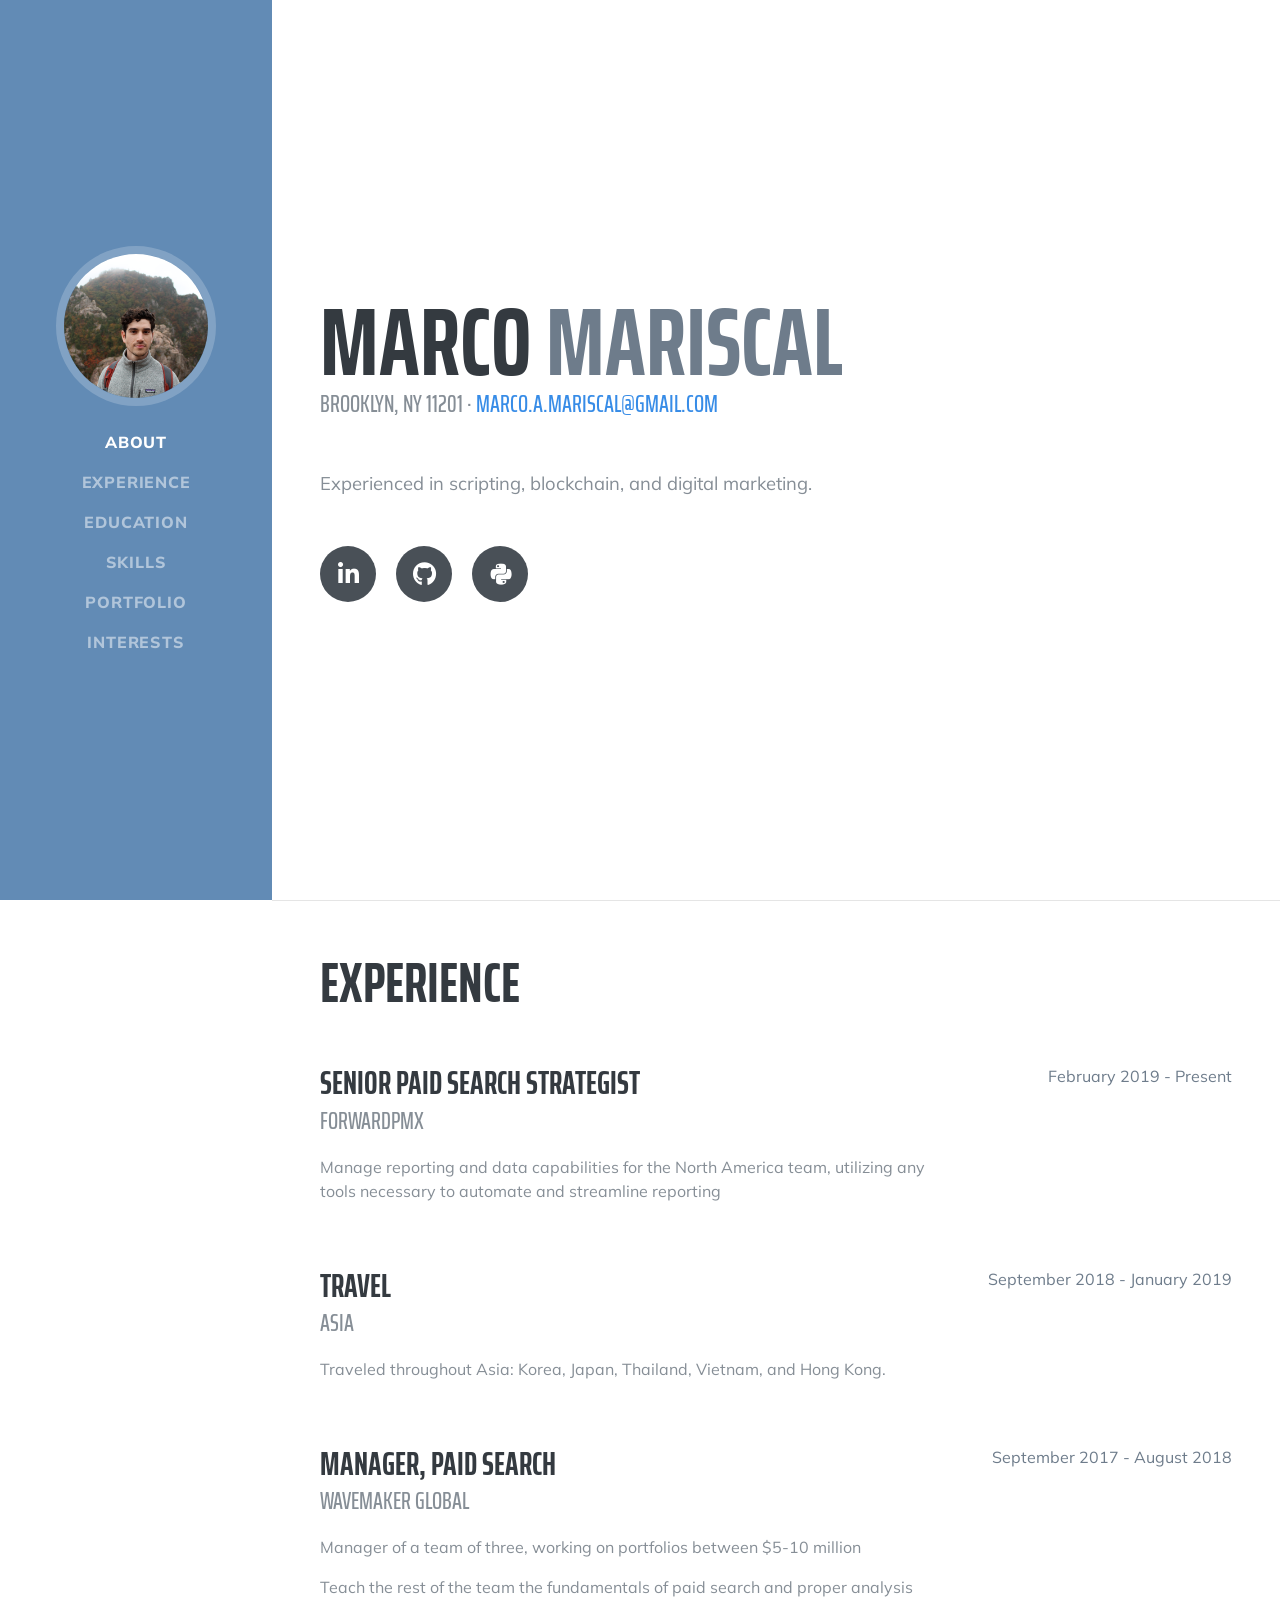
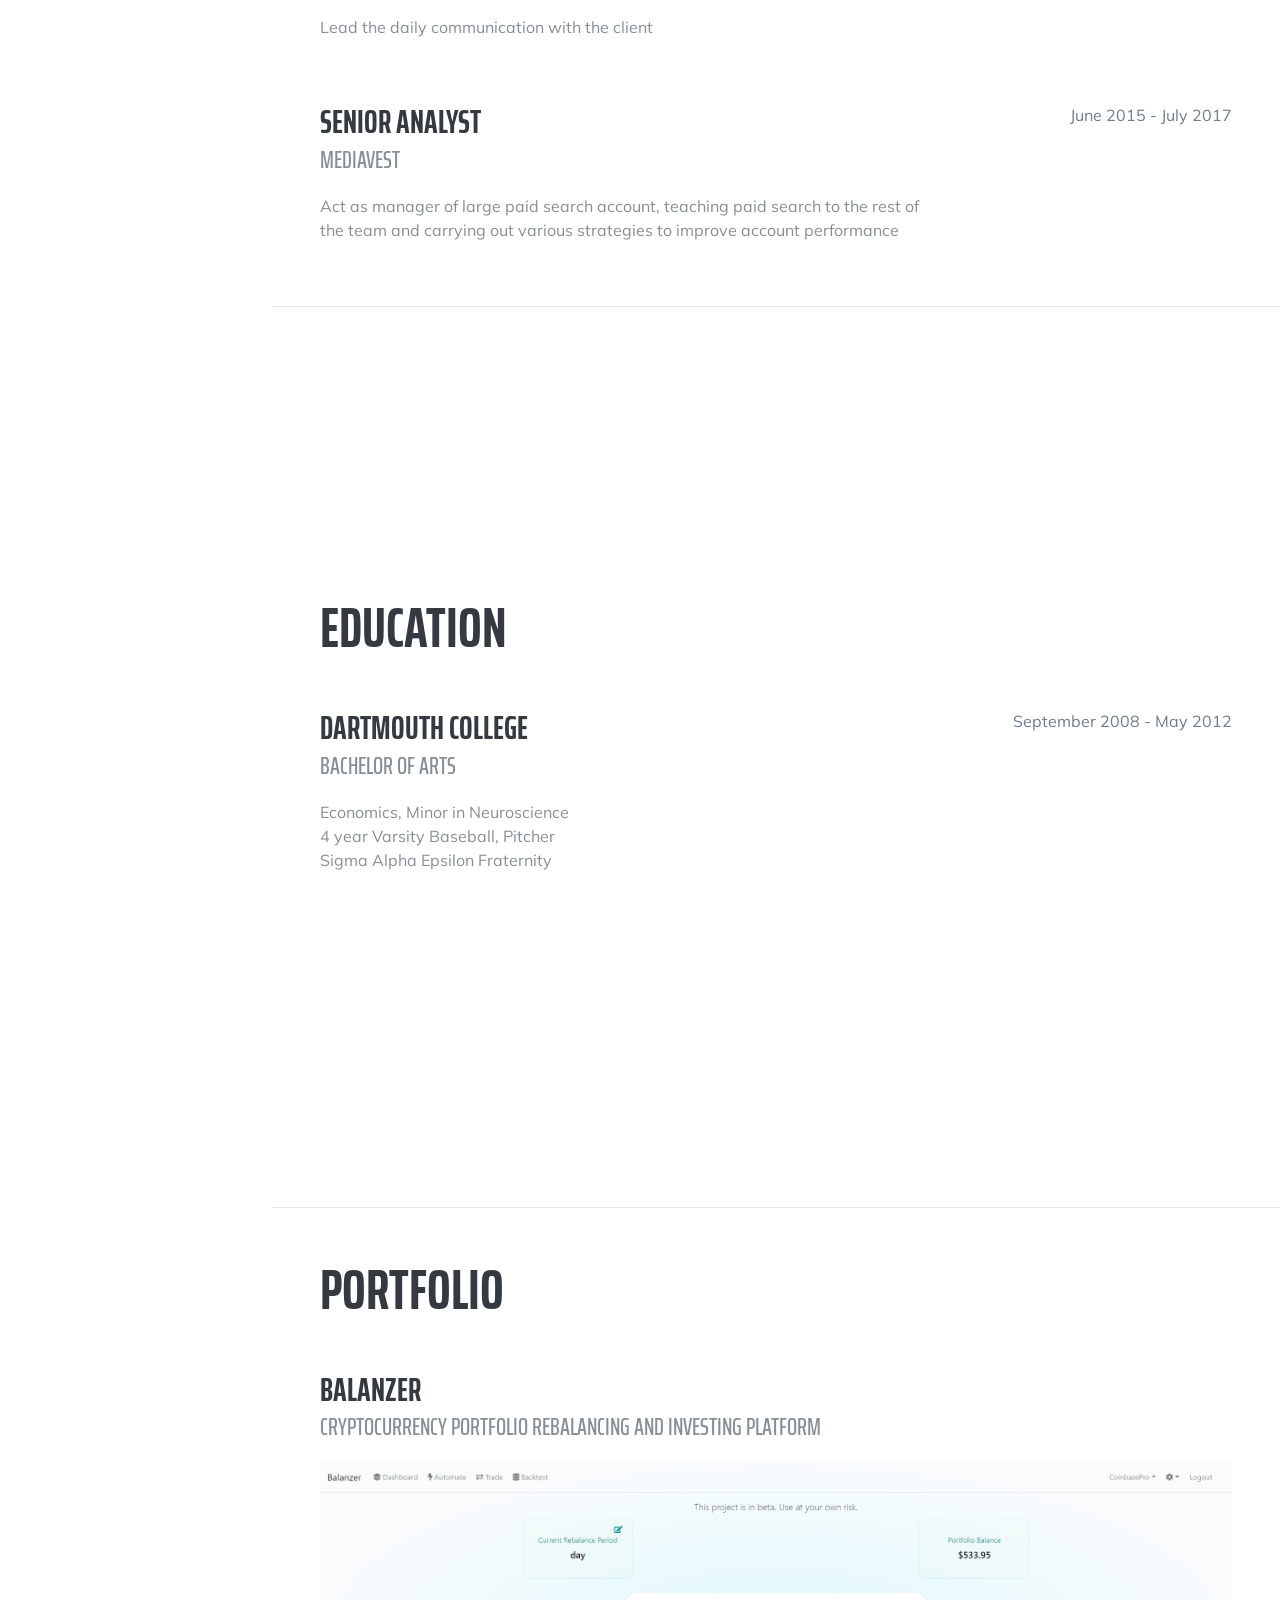
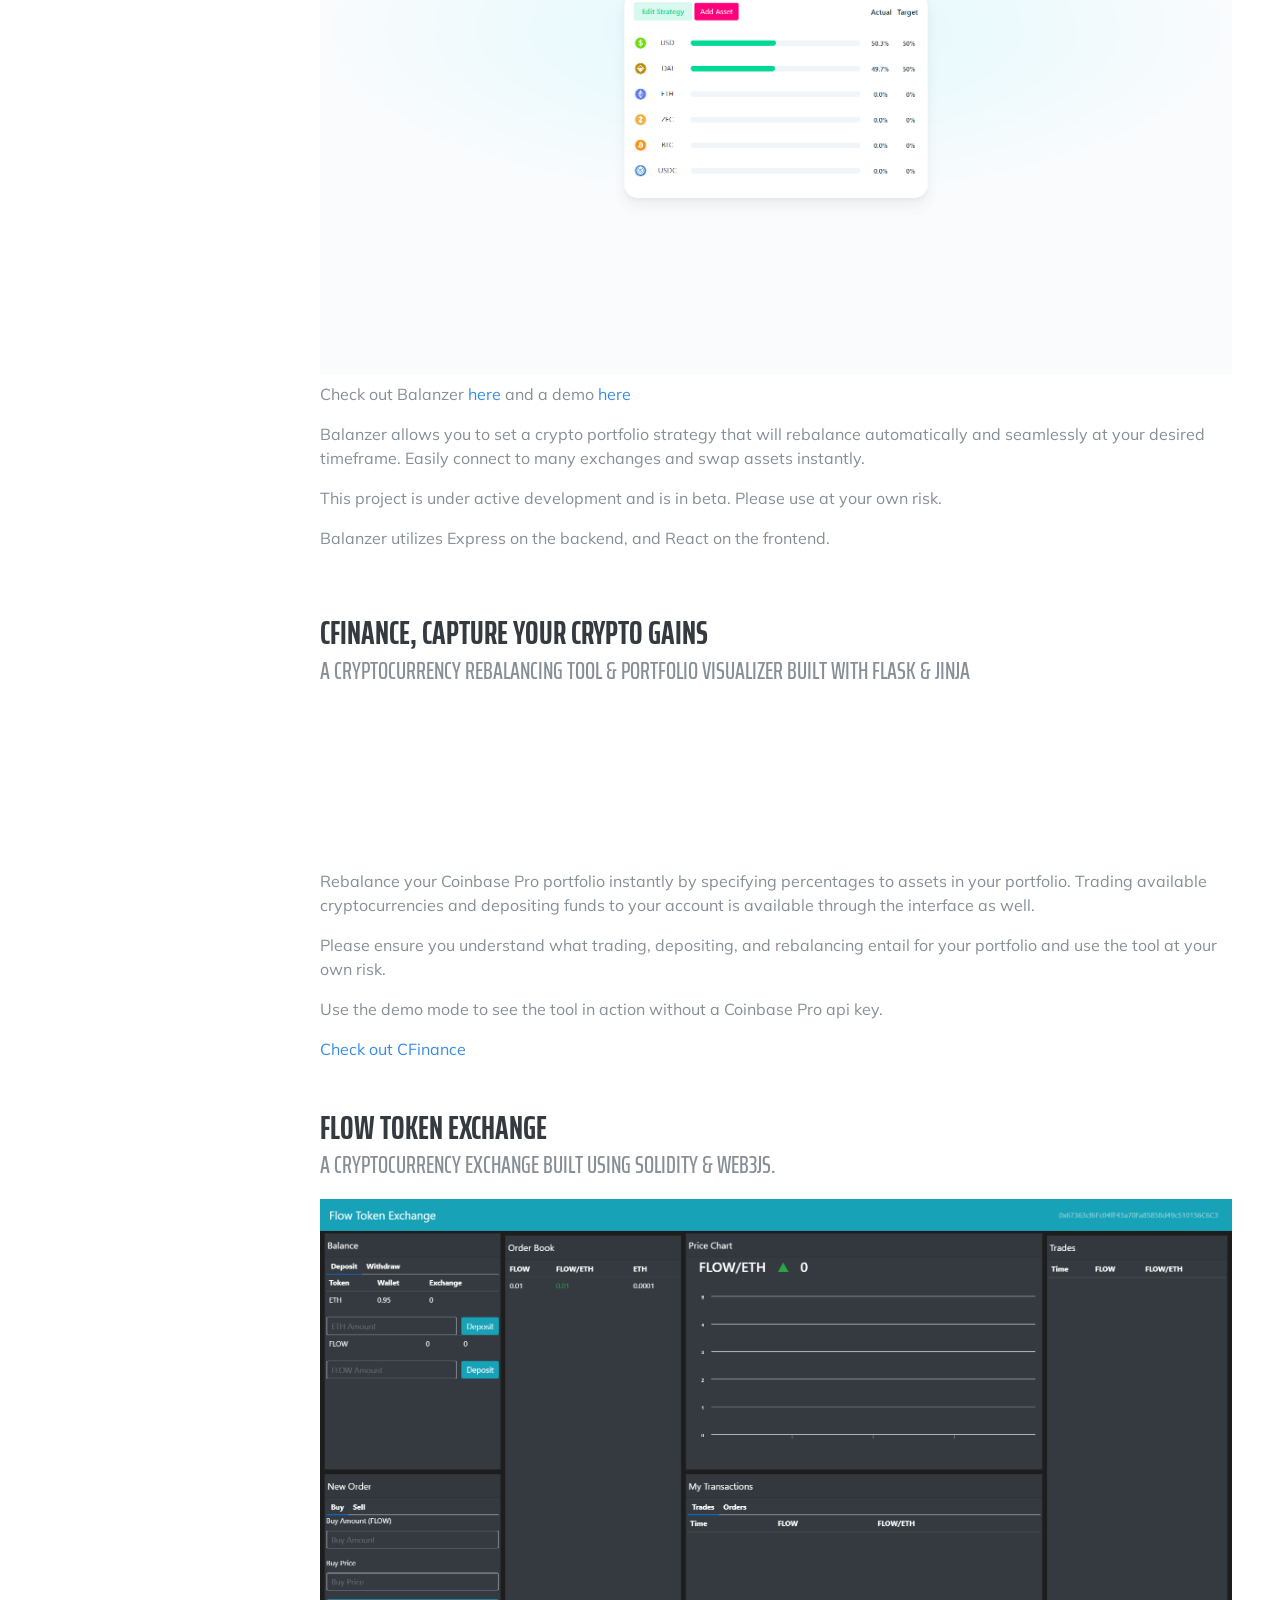
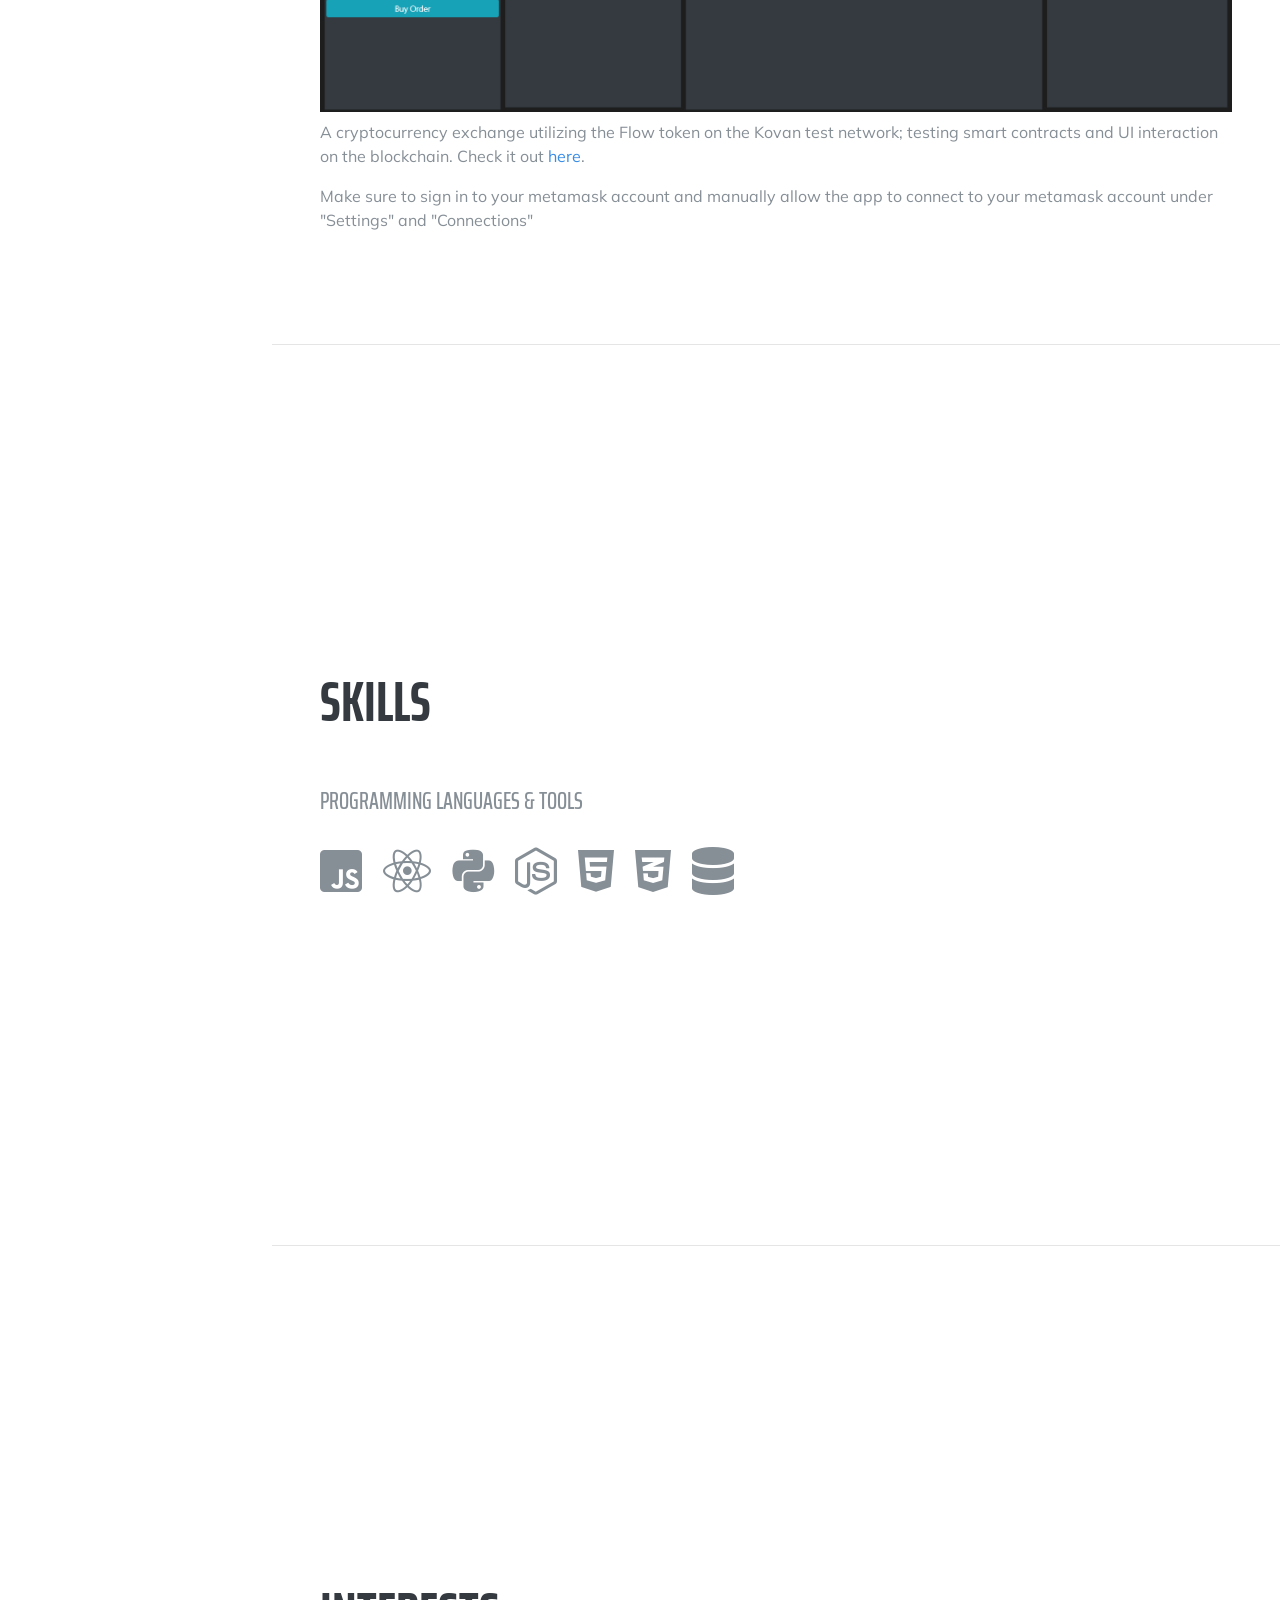
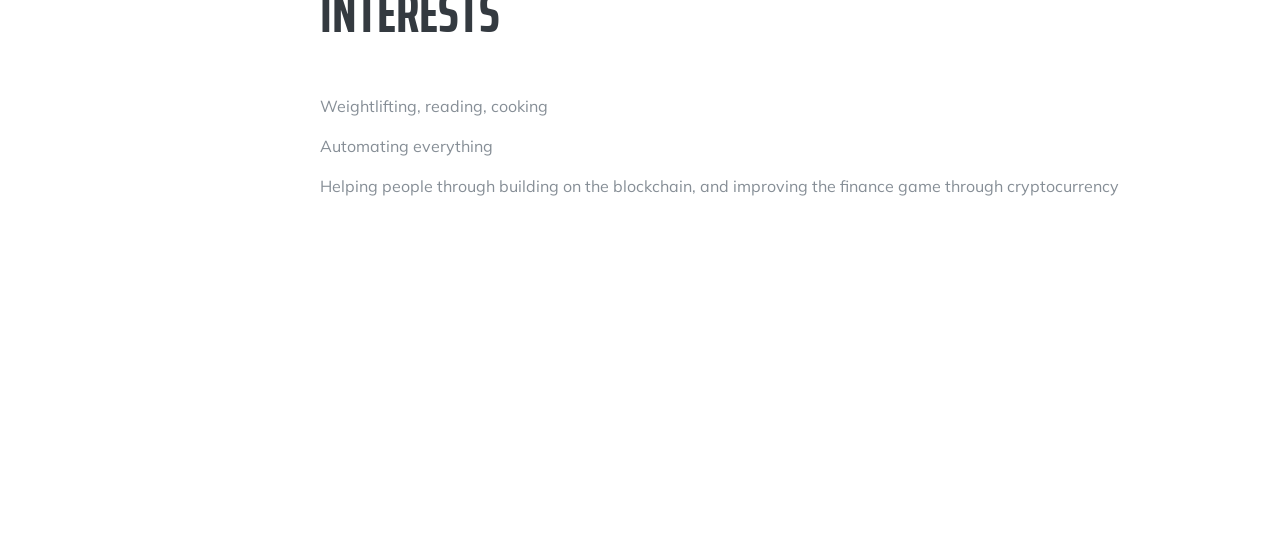
<file: index.html>
<!DOCTYPE html>
<html lang="en">

<head>

  <meta charset="utf-8">
  <meta name="viewport" content="width=device-width, initial-scale=1, shrink-to-fit=no">
  <meta name="description" content="">
  <meta name="author" content="">

  <title>Marco Resume</title>

  <!-- Bootstrap core CSS -->
  <link href="vendor/bootstrap/css/bootstrap.min.css" rel="stylesheet">

  <!-- Custom fonts for this template -->
  <link href="https://fonts.googleapis.com/css?family=Saira+Extra+Condensed:500,700" rel="stylesheet">
  <link href="https://fonts.googleapis.com/css?family=Muli:400,400i,800,800i" rel="stylesheet">
  <link href="vendor/fontawesome-free/css/all.min.css" rel="stylesheet">

  <!-- Custom styles for this template -->
  <link href="css/resume.css" rel="stylesheet">

</head>

<body id="page-top">

  <nav class="navbar navbar-expand-lg navbar-dark bg-primary fixed-top" id="sideNav">
    <a class="navbar-brand js-scroll-trigger" href="#page-top">
      <span class="d-block d-lg-none">Marco Mariscal</span>
      <span class="d-none d-lg-block">
        <img class="img-fluid img-profile rounded-circle mx-auto mb-2" src="img/profile.png" alt="">
      </span>
    </a>
    <button class="navbar-toggler" type="button" data-toggle="collapse" data-target="#navbarSupportedContent" aria-controls="navbarSupportedContent" aria-expanded="false" aria-label="Toggle navigation">
      <span class="navbar-toggler-icon"></span>
    </button>
    <div class="collapse navbar-collapse" id="navbarSupportedContent">
      <ul class="navbar-nav">
        <li class="nav-item">
          <a class="nav-link js-scroll-trigger" href="#about">About</a>
        </li>
        <li class="nav-item">
          <a class="nav-link js-scroll-trigger" href="#experience">Experience</a>
        </li>
        <li class="nav-item">
          <a class="nav-link js-scroll-trigger" href="#education">Education</a>
        </li>
        <li class="nav-item">
          <a class="nav-link js-scroll-trigger" href="#skills">Skills</a>
        </li>
        <li class="nav-item">
          <a class="nav-link js-scroll-trigger" href="#portfolio">Portfolio</a>
        </li>
        <li class="nav-item">
          <a class="nav-link js-scroll-trigger" href="#interests">Interests</a>
        </li>
        <!-- <li class="nav-item">
          <a class="nav-link js-scroll-trigger" href="#awards">Awards</a>
        </li> -->
      </ul>
    </div>
  </nav>

  <div class="container-fluid p-0">

    <section class="resume-section p-3 p-lg-5 d-flex align-items-center" id="about">
      <div class="w-100">
        <h1 class="mb-0">Marco
          <span class="text-primary">Mariscal</span>
        </h1>
        <div class="subheading mb-5">Brooklyn, NY 11201 · 
          <a href="mailto:marco.a.mariscal@gmail.com">marco.a.mariscal@gmail.com</a>
        </div>
        <p class="lead mb-5">Experienced in scripting, blockchain, and digital marketing.</p>
        <div class="social-icons">
          <a href="https://www.linkedin.com/in/marcomariscal">
            <i class="fab fa-linkedin-in"></i>
          </a>
          <a href="https://github.com/marcomariscal">
            <i class="fab fa-github"></i>
          </a>
          <a href="https://app.pluralsight.com/profile/marco-mariscal">
            <i class="fab fa-python"></i>
          </a>
        </div>
      </div>
    </section>

    <hr class="m-0">

    <section class="resume-section p-3 p-lg-5 d-flex justify-content-center" id="experience">
      <div class="w-100">
        <h2 class="mb-5">Experience</h2>

        <div class="resume-item d-flex flex-column flex-md-row justify-content-between mb-5">
          <div class="resume-content">
            <h3 class="mb-0">Senior Paid Search Strategist</h3>
            <div class="subheading mb-3">ForwardPMX</div>
            <p>Manage reporting and data capabilities for the North America team,
            utilizing any tools necessary to automate and streamline reporting</p>
          </div>
          <div class="resume-date text-md-right">
            <span class="text-primary">February 2019 - Present</span>
          </div>
        </div>

        <div class="resume-item d-flex flex-column flex-md-row justify-content-between mb-5">
          <div class="resume-content">
            <h3 class="mb-0">Travel</h3>
            <div class="subheading mb-3">Asia</div>
            <p>Traveled throughout Asia: Korea, Japan, Thailand, Vietnam, and Hong Kong.</p>
          </div>
          <div class="resume-date text-md-right">
            <span class="text-primary">September 2018 - January 2019</span>
          </div>
        </div>

        <div class="resume-item d-flex flex-column flex-md-row justify-content-between mb-5">
          <div class="resume-content">
            <h3 class="mb-0">Manager, Paid Search</h3>
            <div class="subheading mb-3">Wavemaker Global</div>
            <p>Manager of a team of three, working on portfolios between $5-10 million</p>
            <p>Teach the rest of the team the fundamentals of paid search and
            proper analysis</p>
            <p>Lead the daily communication with the client</p>
          </div>
          <div class="resume-date text-md-right">
            <span class="text-primary">September 2017 - August 2018</span>
          </div>
        </div>

        <div class="resume-item d-flex flex-column flex-md-row justify-content-between">
          <div class="resume-content">
            <h3 class="mb-0">Senior Analyst</h3>
            <div class="subheading mb-3">Mediavest</div>
            <p>Act as manager of large paid search account, teaching paid search
            to the rest of the team and carrying out various strategies to improve account performance</p>
          </div>
          <div class="resume-date text-md-right">
            <span class="text-primary">June 2015 - July 2017</span>
          </div>
        </div>
      </div>
    </section>

    <hr class="m-0">

    <section class="resume-section p-3 p-lg-5 d-flex align-items-center" id="education">
      <div class="w-100">
        <h2 class="mb-5">Education</h2>

        <div class="resume-item d-flex flex-column flex-md-row justify-content-between mb-5">
          <div class="resume-content">
            <h3 class="mb-0">Dartmouth College</h3>
            <div class="subheading mb-3">Bachelor of Arts</div>
            <div>Economics, Minor in Neuroscience</div>
            <div>4 year Varsity Baseball, Pitcher</div>
            <div>Sigma Alpha Epsilon Fraternity</div>
          </div>
          <div class="resume-date text-md-right">
            <span class="text-primary">September 2008 - May 2012</span>
          </div>
        </div>
      </div>
    </section>

    <hr class="m-0">


    <section class="resume-section p-3 p-lg-5 d-flex align-items-center" id="portfolio">
      <div class="w-100">
        <h2 class="mb-5">Portfolio</h2>
        <div class="resume-item d-flex flex-column flex-md-row justify-content-between mb-5">
          <div class="resume-content">
            <h3 class="mb-0">Balanzer</h3>
            <div class="subheading mb-3">Cryptocurrency Portfolio Rebalancing and Investing Platform</div>
            <img class="img-fluid mx-auto mb-2" src="img/balanzer.png" alt="Balanzer">
            <p>Check out Balanzer <a href="https://www.balanzer.finance/">here</a> and a demo <a href="https://youtu.be/Z8wTEMfresI">here</a></p>
            <p>Balanzer allows you to set a crypto portfolio strategy that will rebalance automatically and seamlessly at your desired timeframe. Easily connect to many exchanges and swap assets instantly.</p>
            <p>This project is under active development and is in beta. Please use at your own risk.</p>
            <p>Balanzer utilizes Express on the backend, and React on the frontend.</p>
          </div>
        </div>
        <div class="resume-item d-flex flex-column flex-md-row justify-content-between mb-5">
          <div class="resume-content">
            <h3 class="mb-0">CFinance, Capture Your Crypto Gains</h3>
            <div class="subheading mb-3">A Cryptocurrency Rebalancing Tool & Portfolio Visualizer Built With Flask & Jinja</div>
            <video type="video/mp4"class="img-fluid mx-auto mb-2" autoplay loop>
              <source src="img/cfinance.mp4" type="video/mp4">
            </video> 
            <p>Rebalance your Coinbase Pro portfolio instantly by specifying percentages to assets in your portfolio. Trading available cryptocurrencies and depositing
               funds to your account is available through the interface as well.</p>
            <p>Please ensure you understand what trading, depositing, and rebalancing entail for your portfolio and use the tool at your own risk.</p>
            <p>Use the demo mode to see the tool in action without a Coinbase Pro api key.</p>
            <a href="http://c-finance.herokuapp.com/">Check out CFinance</a>
          </div>
        </div>
        <div class="resume-item d-flex flex-column flex-md-row justify-content-between mb-5">
          <div class="resume-content">
            <h3 class="mb-0">Flow Token Exchange</h3>
            <div class="subheading mb-3">A Cryptocurrency Exchange Built Using Solidity & Web3js.</div>
            <img class="img-fluid mx-auto mb-2" src="img/portfolio3.png" alt="Flow Token Exchange">
            <p>A cryptocurrency exchange utilizing the Flow token on the Kovan
                test network; testing smart contracts and UI interaction on the blockchain. Check it out <a href="https://flow-token-exchange.herokuapp.com/">here</a>.</p>
            <p>Make sure to sign in to your metamask account and manually
            allow the app to connect to your metamask account under "Settings"
            and "Connections"</p>
          </div>
        </div>
      </div>
    </section>

    <hr class="m-0">

    <section class="resume-section p-3 p-lg-5 d-flex align-items-center" id="skills">
      <div class="w-100">
        <h2 class="mb-5">Skills</h2>
        <div class="subheading mb-3">Programming Languages &amp; Tools</div>
        <ul class="list-inline dev-icons">
          <li class="list-inline-item">
            <i class="fab fa-js-square"></i>
          </li>
          <li class="list-inline-item">
            <i class="fab fa-react"></i>
          </li>
          <li class="list-inline-item">
            <i class="fab fa-python"></i>
          </li>
          <li class="list-inline-item">
            <i class="fab fa-node-js"></i>
          </li>
          <li class="list-inline-item">
            <i class="fab fa-html5"></i>
          </li>
          <li class="list-inline-item">
            <i class="fab fa-css3-alt"></i>
          </li>
          <li class="list-inline-item">
            <i class="fas fa-database"></i>
          </li>
        </ul>
        <!-- <div class="subheading mb-3">Workflow</div>
        <ul class="fa-ul mb-0">
          <li>
            <i class="fa-li fa fa-check"></i>
            Mobile-First, Responsive Design</li>
          <li>
            <i class="fa-li fa fa-check"></i>
            Cross Browser Testing &amp; Debugging</li>
          <li>
            <i class="fa-li fa fa-check"></i>
            Cross Functional Teams</li>
          <li>
            <i class="fa-li fa fa-check"></i>
            Agile Development &amp; Scrum</li>
        </ul>
      </div> -->
    </section>

    <hr class="m-0">

    <section class="resume-section p-3 p-lg-5 d-flex align-items-center" id="interests">
      <div class="w-100">
        <h2 class="mb-5">Interests</h2>
        <p>Weightlifting, reading, cooking</p>
        <p>Automating everything</p>
        <p>Helping people through building on the blockchain, and improving the
        finance game through cryptocurrency</p>
      </div>
    </section>

<!--     <hr class="m-0"> -->

  <!--   <section class="resume-section p-3 p-lg-5 d-flex align-items-center" id="awards">
      <div class="w-100">
        <h2 class="mb-5">Awards &amp; Certifications</h2>
        <ul class="fa-ul mb-0">
          <li>
            <i class="fa-li fa fa-trophy text-warning"></i>
            ...</li>
          <li>
            <i class="fa-li fa fa-trophy text-warning"></i>
            ...</li>
          <li>
            <i class="fa-li fa fa-trophy text-warning"></i>
            1<sup>st</sup>
            ...</li>
          <li>
            <i class="fa-li fa fa-trophy text-warning"></i>
            1<sup>st</sup>
            ...</li>
          <li>
            <i class="fa-li fa fa-trophy text-warning"></i>
            2<sup>nd</sup>
            ...</li>
          <li>
            <i class="fa-li fa fa-trophy text-warning"></i>
            1<sup>st</sup>
            ...</li>
          <li>
            <i class="fa-li fa fa-trophy text-warning"></i>
            3<sup>rd</sup>
            ...</li>
        </ul>
      </div>
    </section> -->

  </div>

  <!-- Bootstrap core JavaScript -->
  <script src="vendor/jquery/jquery.min.js"></script>
  <script src="vendor/bootstrap/js/bootstrap.bundle.min.js"></script>

  <!-- Plugin JavaScript -->
  <script src="vendor/jquery-easing/jquery.easing.min.js"></script>

  <!-- Custom scripts for this template -->
  <script src="js/resume.js"></script>

</body>
</html>
</file>
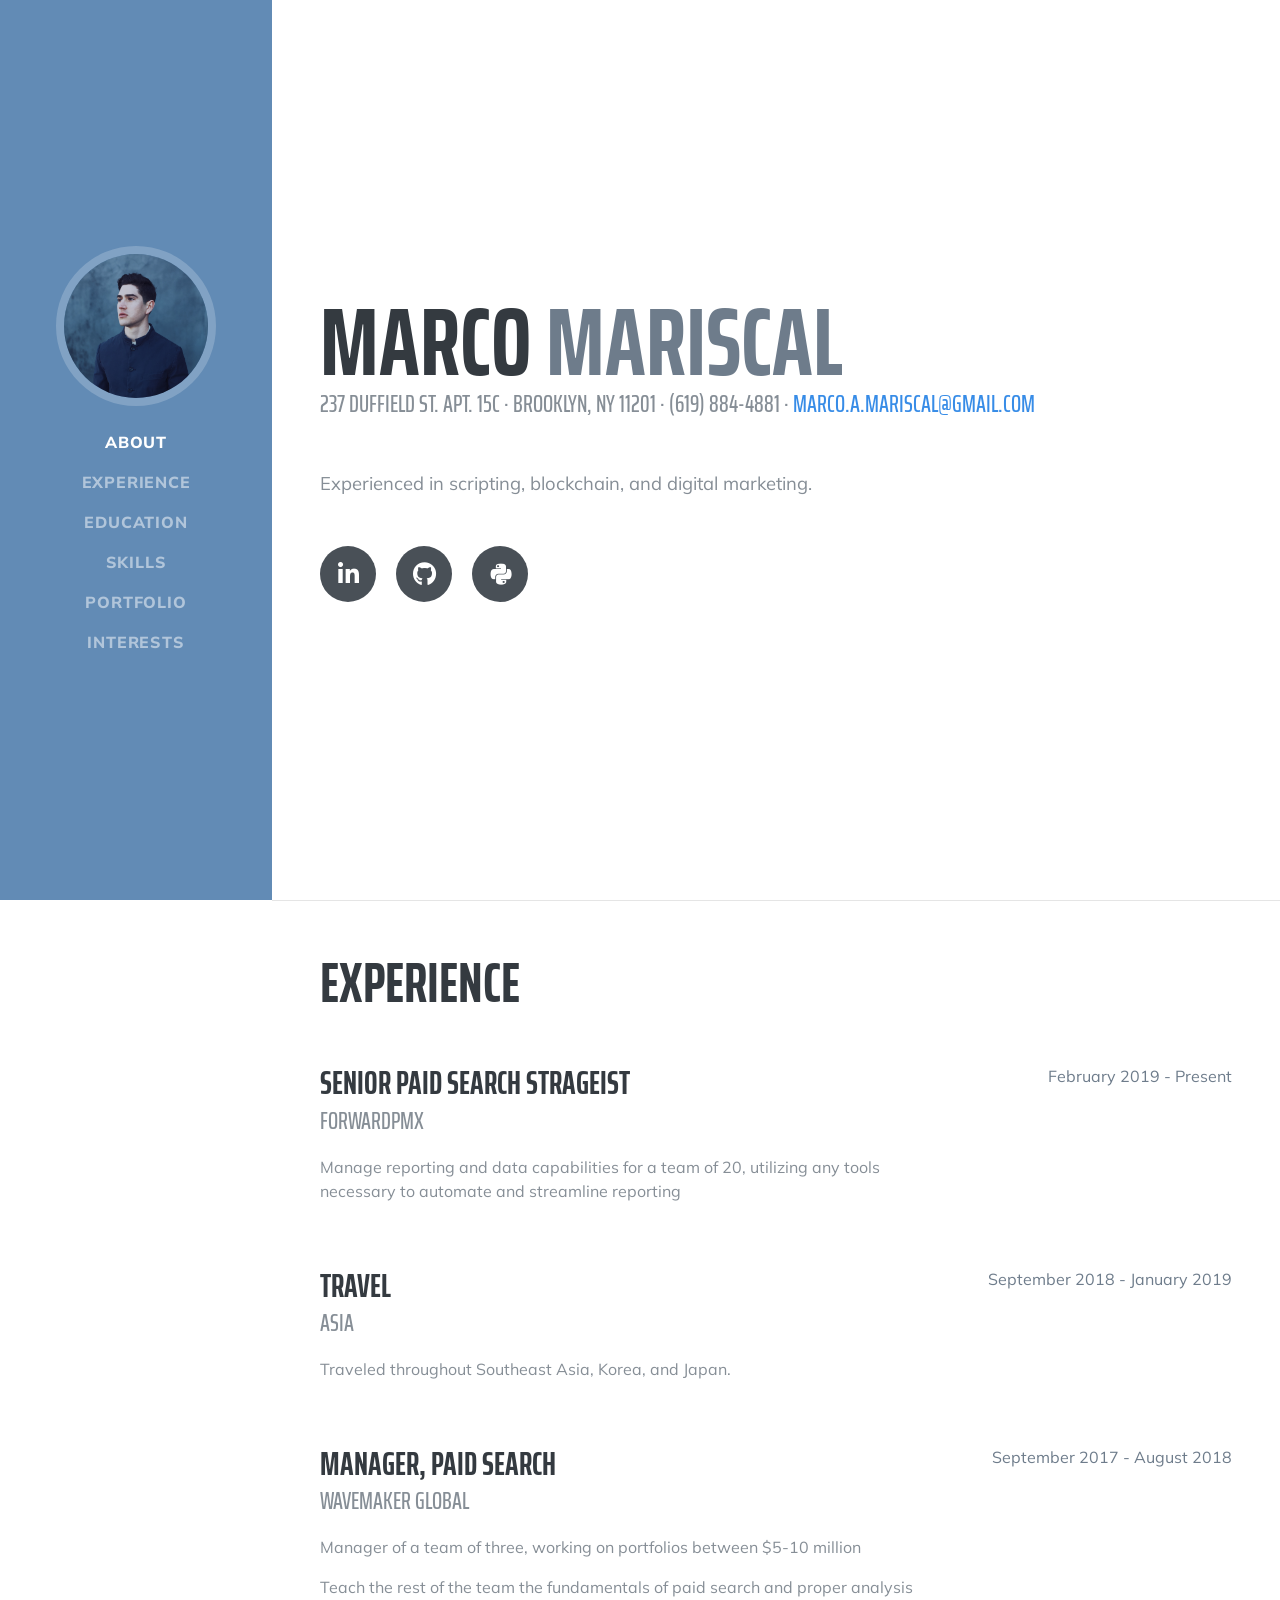
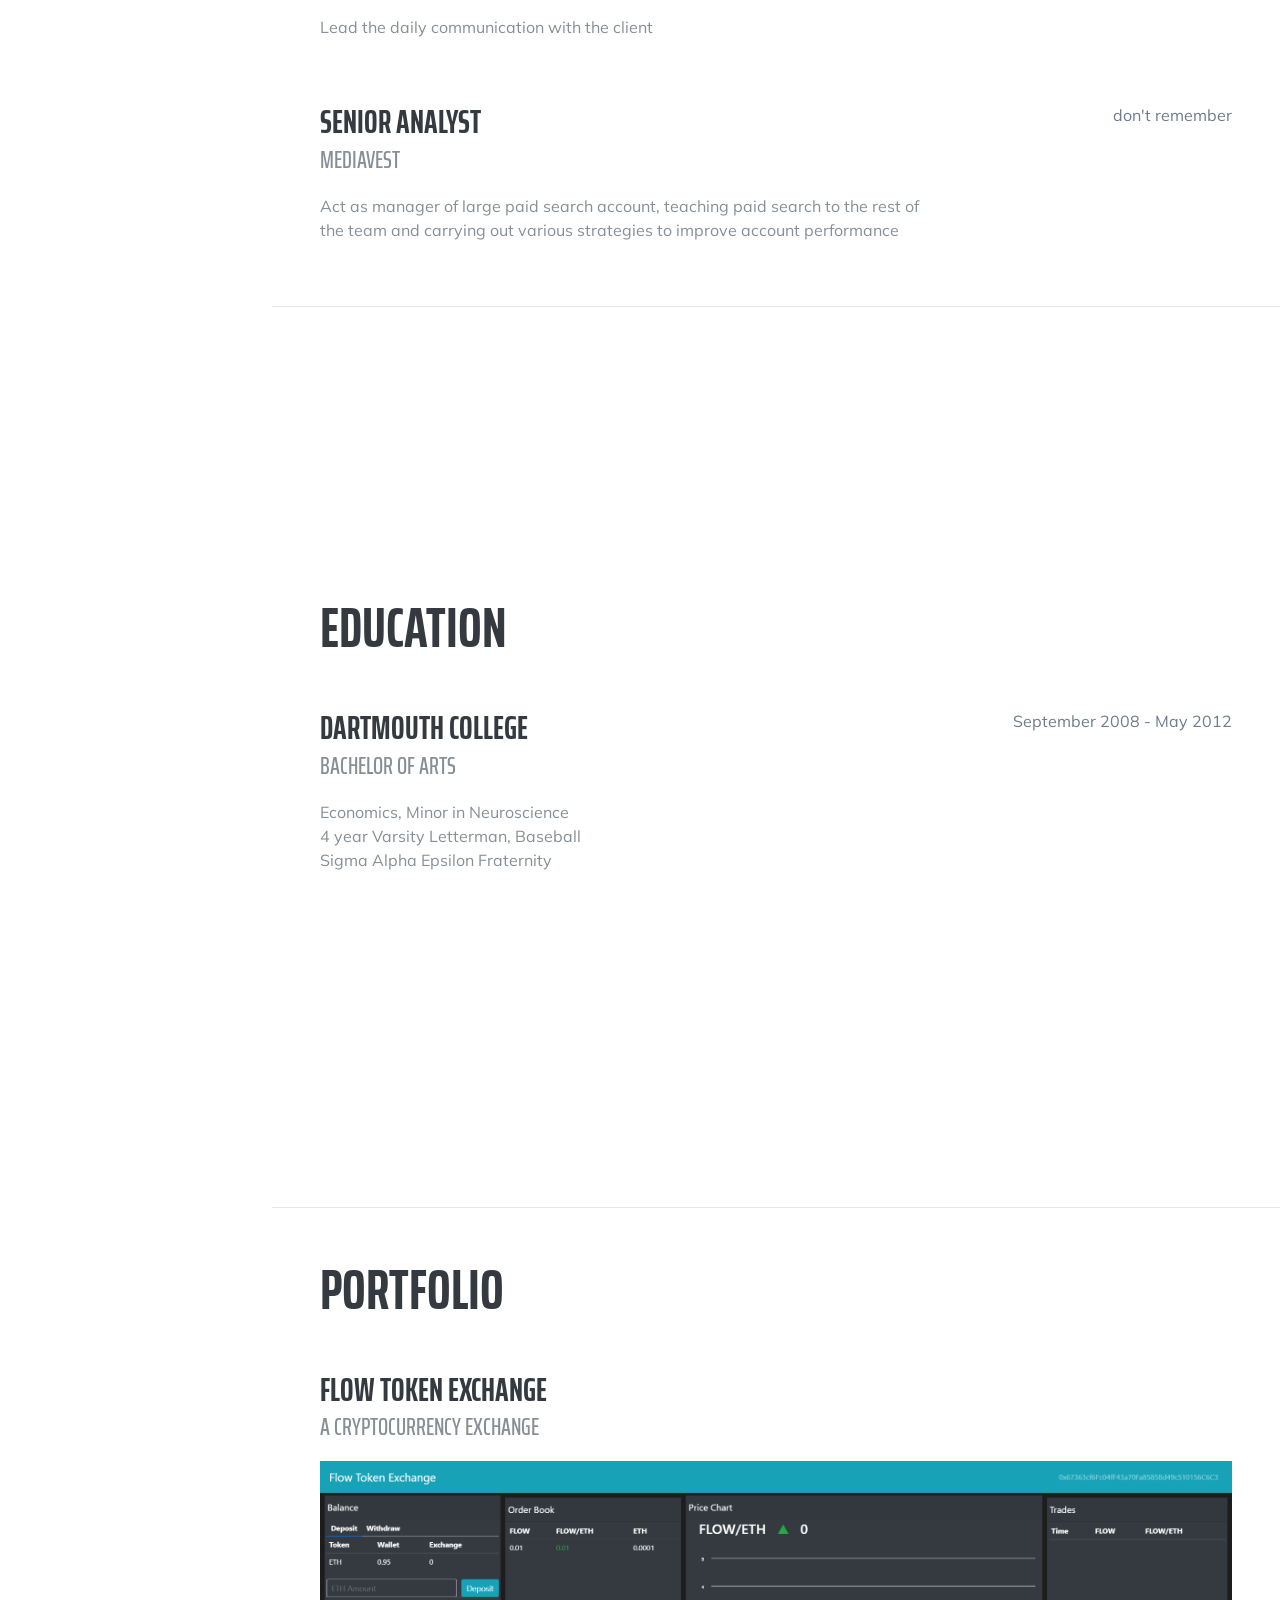
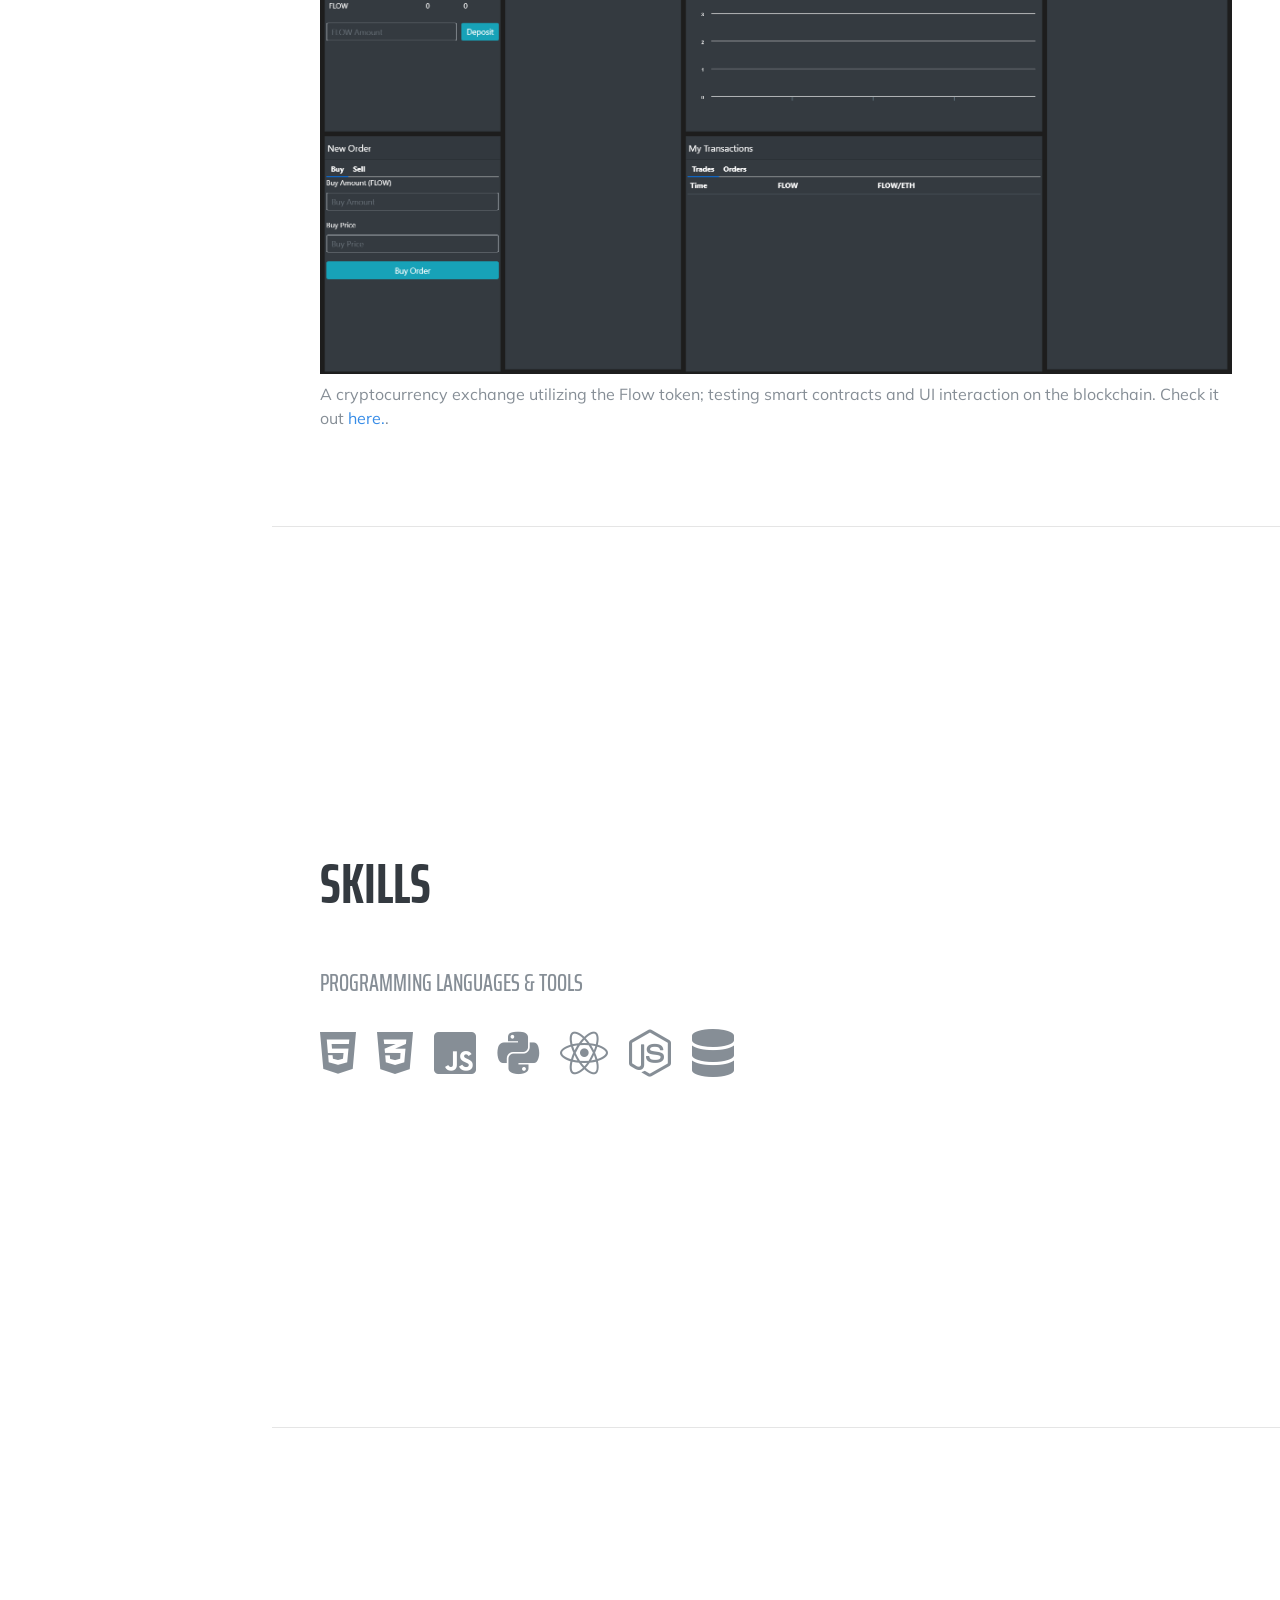
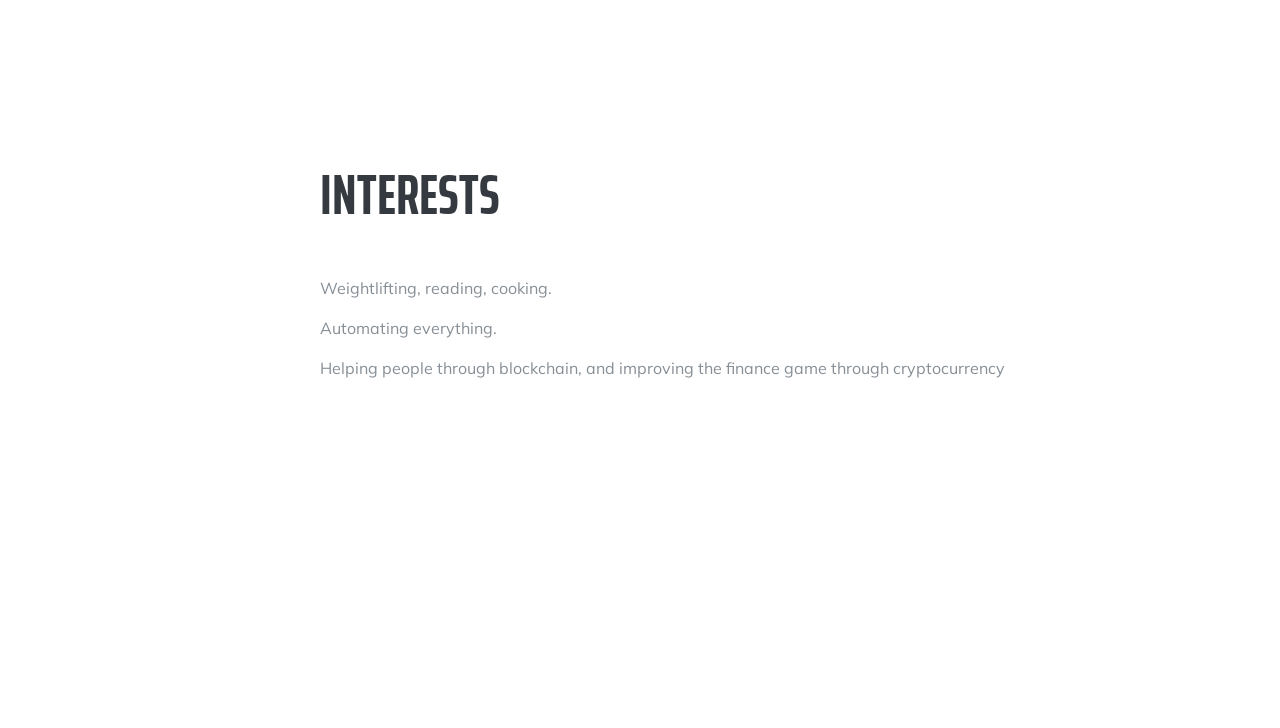
<file: Resume.html>
<!DOCTYPE html>
<html lang="en">

<head>

  <meta charset="utf-8">
  <meta name="viewport" content="width=device-width, initial-scale=1, shrink-to-fit=no">
  <meta name="description" content="">
  <meta name="author" content="">

  <title>Marco Resume</title>

  <!-- Bootstrap core CSS -->
  <link href="vendor/bootstrap/css/bootstrap.min.css" rel="stylesheet">

  <!-- Custom fonts for this template -->
  <link href="https://fonts.googleapis.com/css?family=Saira+Extra+Condensed:500,700" rel="stylesheet">
  <link href="https://fonts.googleapis.com/css?family=Muli:400,400i,800,800i" rel="stylesheet">
  <link href="vendor/fontawesome-free/css/all.min.css" rel="stylesheet">

  <!-- Custom styles for this template -->
  <link href="css/resume.css" rel="stylesheet">

</head>

<body id="page-top">

  <nav class="navbar navbar-expand-lg navbar-dark bg-primary fixed-top" id="sideNav">
    <a class="navbar-brand js-scroll-trigger" href="#page-top">
      <span class="d-block d-lg-none">Marco Mariscal</span>
      <span class="d-none d-lg-block">
        <img class="img-fluid img-profile rounded-circle mx-auto mb-2" src="img/profile.jpeg" alt="">
      </span>
    </a>
    <button class="navbar-toggler" type="button" data-toggle="collapse" data-target="#navbarSupportedContent" aria-controls="navbarSupportedContent" aria-expanded="false" aria-label="Toggle navigation">
      <span class="navbar-toggler-icon"></span>
    </button>
    <div class="collapse navbar-collapse" id="navbarSupportedContent">
      <ul class="navbar-nav">
        <li class="nav-item">
          <a class="nav-link js-scroll-trigger" href="#about">About</a>
        </li>
        <li class="nav-item">
          <a class="nav-link js-scroll-trigger" href="#experience">Experience</a>
        </li>
        <li class="nav-item">
          <a class="nav-link js-scroll-trigger" href="#education">Education</a>
        </li>
        <li class="nav-item">
          <a class="nav-link js-scroll-trigger" href="#skills">Skills</a>
        </li>
        <li class="nav-item">
          <a class="nav-link js-scroll-trigger" href="#portfolio">Portfolio</a>
        </li>
        <li class="nav-item">
          <a class="nav-link js-scroll-trigger" href="#interests">Interests</a>
        </li>
        <!-- <li class="nav-item">
          <a class="nav-link js-scroll-trigger" href="#awards">Awards</a>
        </li> -->
      </ul>
    </div>
  </nav>

  <div class="container-fluid p-0">

    <section class="resume-section p-3 p-lg-5 d-flex align-items-center" id="about">
      <div class="w-100">
        <h1 class="mb-0">Marco
          <span class="text-primary">Mariscal</span>
        </h1>
        <div class="subheading mb-5">237 Duffield St. Apt. 15C · Brooklyn, NY 11201 · (619) 884-4881 ·
          <a href="mailto:name@email.com">marco.a.mariscal@gmail.com</a>
        </div>
        <p class="lead mb-5">Experienced in scripting, blockchain, and digital marketing.</p>
        <div class="social-icons">
          <a href="https://www.linkedin.com/in/marcomariscal">
            <i class="fab fa-linkedin-in"></i>
          </a>
          <a href="https://github.com/marcomariscal/marco-mariscal.github.io">
            <i class="fab fa-github"></i>
          </a>
          <a href="https://www.datacamp.com/profile/marcoamariscal">
            <i class="fab fa-python"></i>
          </a>
        </div>
      </div>
    </section>

    <hr class="m-0">

    <section class="resume-section p-3 p-lg-5 d-flex justify-content-center" id="experience">
      <div class="w-100">
        <h2 class="mb-5">Experience</h2>

        <div class="resume-item d-flex flex-column flex-md-row justify-content-between mb-5">
          <div class="resume-content">
            <h3 class="mb-0">Senior Paid Search Strageist</h3>
            <div class="subheading mb-3">ForwardPMX</div>
            <p>Manage reporting and data capabilities for a team of 20,
            utilizing any tools necessary to automate and streamline reporting</p>
          </div>
          <div class="resume-date text-md-right">
            <span class="text-primary">February 2019 - Present</span>
          </div>
        </div>

        <div class="resume-item d-flex flex-column flex-md-row justify-content-between mb-5">
          <div class="resume-content">
            <h3 class="mb-0">Travel</h3>
            <div class="subheading mb-3">Asia</div>
            <p>Traveled throughout Southeast Asia, Korea, and Japan.</p>
          </div>
          <div class="resume-date text-md-right">
            <span class="text-primary">September 2018 - January 2019</span>
          </div>
        </div>

        <div class="resume-item d-flex flex-column flex-md-row justify-content-between mb-5">
          <div class="resume-content">
            <h3 class="mb-0">Manager, Paid Search</h3>
            <div class="subheading mb-3">Wavemaker Global</div>
            <p>Manager of a team of three, working on portfolios between $5-10 million</p>
            <p>Teach the rest of the team the fundamentals of paid search and
            proper analysis</p>
            <p>Lead the daily communication with the client</p>
          </div>
          <div class="resume-date text-md-right">
            <span class="text-primary">September 2017 - August 2018</span>
          </div>
        </div>

        <div class="resume-item d-flex flex-column flex-md-row justify-content-between">
          <div class="resume-content">
            <h3 class="mb-0">Senior Analyst</h3>
            <div class="subheading mb-3">Mediavest</div>
            <p>Act as manager of large paid search account, teaching paid search
            to the rest of the team and carrying out various strategies to improve account performance</p>
          </div>
          <div class="resume-date text-md-right">
            <span class="text-primary">don't remember</span>
          </div>
        </div>

      </div>

    </section>

    <hr class="m-0">

    <section class="resume-section p-3 p-lg-5 d-flex align-items-center" id="education">
      <div class="w-100">
        <h2 class="mb-5">Education</h2>

        <div class="resume-item d-flex flex-column flex-md-row justify-content-between mb-5">
          <div class="resume-content">
            <h3 class="mb-0">Dartmouth College</h3>
            <div class="subheading mb-3">Bachelor of Arts</div>
            <div>Economics, Minor in Neuroscience</div>
            <div>4 year Varsity Letterman, Baseball</div>
            <div>Sigma Alpha Epsilon Fraternity</div>
          </div>
          <div class="resume-date text-md-right">
            <span class="text-primary">September 2008 - May 2012</span>
          </div>
        </div>
      </div>
    </section>

    <hr class="m-0">


    <section class="resume-section p-3 p-lg-5 d-flex align-items-center" id="portfolio">
      <div class="w-100">
        <h2 class="mb-5">Portfolio</h2>

        <div class="resume-item d-flex flex-column flex-md-row justify-content-between mb-5">
          <div class="resume-content">
            <h3 class="mb-0">Flow Token Exchange</h3>
            <div class="subheading mb-3">A cryptocurrency exchange</div>
            <img class="img-fluid mx-auto mb-2" src="img/portfolio.png" alt="">
            <div>A cryptocurrency exchange utilizing the Flow token; testing smart contracts and UI interaction on the blockchain. Check it out <a href="https://flow-token-exchange.herokuapp.com/">here.</a>.</div>
          </div>
        </div>

        <!-- <div class="resume-item d-flex flex-column flex-md-row justify-content-between mb-5">
          <div class="resume-content">
            <h3 class="mb-0">Blockchain Project #2</h3>
            <div class="subheading mb-3">Project Tagline</div>
            <img class="img-fluid mx-auto mb-2" src="img/portfolio.jpg" alt="">
            <div>Project Description: This is the most amazing blockchain project ever. Check it out with this <a href="">link</a>.</div>
          </div>
        </div> -->

      </div>
    </section>

    <hr class="m-0">

    <section class="resume-section p-3 p-lg-5 d-flex align-items-center" id="skills">
      <div class="w-100">
        <h2 class="mb-5">Skills</h2>

        <div class="subheading mb-3">Programming Languages &amp; Tools</div>
        <ul class="list-inline dev-icons">
          <li class="list-inline-item">
            <i class="fab fa-html5"></i>
          </li>
          <li class="list-inline-item">
            <i class="fab fa-css3-alt"></i>
          </li>
          <li class="list-inline-item">
            <i class="fab fa-js-square"></i>
          </li>
          <li class="list-inline-item">
            <i class="fab fa-python"></i>
          </li>
          <li class="list-inline-item">
            <i class="fab fa-react"></i>
          </li>
          <li class="list-inline-item">
            <i class="fab fa-node-js"></i>
          </li>
          <li class="list-inline-item">
            <i class="fas fa-database"></i>
          </li>
        </ul>
        <!-- <div class="subheading mb-3">Workflow</div>
        <ul class="fa-ul mb-0">
          <li>
            <i class="fa-li fa fa-check"></i>
            Mobile-First, Responsive Design</li>
          <li>
            <i class="fa-li fa fa-check"></i>
            Cross Browser Testing &amp; Debugging</li>
          <li>
            <i class="fa-li fa fa-check"></i>
            Cross Functional Teams</li>
          <li>
            <i class="fa-li fa fa-check"></i>
            Agile Development &amp; Scrum</li>
        </ul>
      </div> -->
    </section>

    <hr class="m-0">

    <section class="resume-section p-3 p-lg-5 d-flex align-items-center" id="interests">
      <div class="w-100">
        <h2 class="mb-5">Interests</h2>
        <p>Weightlifting, reading, cooking.</p>
        <p>Automating everything.</p>
        <p>Helping people through blockchain, and improving the
        finance game through cryptocurrency</p>
      </div>
    </section>

<!--     <hr class="m-0"> -->

  <!--   <section class="resume-section p-3 p-lg-5 d-flex align-items-center" id="awards">
      <div class="w-100">
        <h2 class="mb-5">Awards &amp; Certifications</h2>
        <ul class="fa-ul mb-0">
          <li>
            <i class="fa-li fa fa-trophy text-warning"></i>
            ...</li>
          <li>
            <i class="fa-li fa fa-trophy text-warning"></i>
            ...</li>
          <li>
            <i class="fa-li fa fa-trophy text-warning"></i>
            1<sup>st</sup>
            ...</li>
          <li>
            <i class="fa-li fa fa-trophy text-warning"></i>
            1<sup>st</sup>
            ...</li>
          <li>
            <i class="fa-li fa fa-trophy text-warning"></i>
            2<sup>nd</sup>
            ...</li>
          <li>
            <i class="fa-li fa fa-trophy text-warning"></i>
            1<sup>st</sup>
            ...</li>
          <li>
            <i class="fa-li fa fa-trophy text-warning"></i>
            3<sup>rd</sup>
            ...</li>
        </ul>
      </div>
    </section> -->

  </div>

  <!-- Bootstrap core JavaScript -->
  <script src="vendor/jquery/jquery.min.js"></script>
  <script src="vendor/bootstrap/js/bootstrap.bundle.min.js"></script>

  <!-- Plugin JavaScript -->
  <script src="vendor/jquery-easing/jquery.easing.min.js"></script>

  <!-- Custom scripts for this template -->
  <script src="js/resume.js"></script>

</body>

</html>
</file>
<file: css/resume.css>
body {
  font-family: "Muli", -apple-system, BlinkMacSystemFont, "Segoe UI", Roboto,
    "Helvetica Neue", Arial, sans-serif, "Apple Color Emoji", "Segoe UI Emoji",
    "Segoe UI Symbol", "Noto Color Emoji";
  padding-top: 54px;
  color: #868e96;
}

@media (min-width: 992px) {
  body {
    padding-top: 0;
    padding-left: 17rem;
  }
}

h1,
h2,
h3,
h4,
h5,
h6 {
  font-family: "Saira Extra Condensed", -apple-system, BlinkMacSystemFont,
    "Segoe UI", Roboto, "Helvetica Neue", Arial, sans-serif, "Apple Color Emoji",
    "Segoe UI Emoji", "Segoe UI Symbol", "Noto Color Emoji";
  font-weight: 700;
  text-transform: uppercase;
  color: #343a40;
}

h1 {
  font-size: 6rem;
  line-height: 5.5rem;
}

h2 {
  font-size: 3.5rem;
}

h3 {
  font-size: 2rem;
}

p.lead {
  font-size: 1.15rem;
  font-weight: 400;
}

.subheading {
  text-transform: uppercase;
  font-weight: 500;
  font-family: "Saira Extra Condensed", -apple-system, BlinkMacSystemFont,
    "Segoe UI", Roboto, "Helvetica Neue", Arial, sans-serif, "Apple Color Emoji",
    "Segoe UI Emoji", "Segoe UI Symbol", "Noto Color Emoji";
  font-size: 1.5rem;
}

.social-icons a {
  display: inline-block;
  height: 3.5rem;
  width: 3.5rem;
  background-color: #495057;
  color: #fff !important;
  border-radius: 100%;
  text-align: center;
  font-size: 1.5rem;
  line-height: 3.5rem;
  margin-right: 1rem;
}

.social-icons a:last-child {
  margin-right: 0;
}

.social-icons a:hover {
  background-color: #6ba2fa;
}

.dev-icons {
  font-size: 3rem;
}

.dev-icons .list-inline-item i:hover {
  color: #6ba2fa;
}

#sideNav .navbar-nav .nav-item .nav-link {
  font-weight: 800;
  letter-spacing: 0.05rem;
  text-transform: uppercase;
}

#sideNav .navbar-toggler:focus {
  outline-color: #d48a6e;
}

@media (min-width: 992px) {
  #sideNav {
    text-align: center;
    position: fixed;
    top: 0;
    left: 0;
    display: -webkit-box;
    display: -ms-flexbox;
    display: flex;
    -webkit-box-orient: vertical;
    -webkit-box-direction: normal;
    -ms-flex-direction: column;
    flex-direction: column;
    width: 17rem;
    height: 100vh;
  }
  #sideNav .navbar-brand {
    display: -webkit-box;
    display: -ms-flexbox;
    display: flex;
    margin: auto auto 0;
    padding: 0.5rem;
  }
  #sideNav .navbar-brand .img-profile {
    max-width: 10rem;
    max-height: 10rem;
    border: 0.5rem solid rgba(255, 255, 255, 0.2);
  }
  #sideNav .navbar-collapse {
    display: -webkit-box;
    display: -ms-flexbox;
    display: flex;
    -webkit-box-align: start;
    -ms-flex-align: start;
    align-items: flex-start;
    -webkit-box-flex: 0;
    -ms-flex-positive: 0;
    flex-grow: 0;
    width: 100%;
    margin-bottom: auto;
  }
  #sideNav .navbar-collapse .navbar-nav {
    -webkit-box-orient: vertical;
    -webkit-box-direction: normal;
    -ms-flex-direction: column;
    flex-direction: column;
    width: 100%;
  }
  #sideNav .navbar-collapse .navbar-nav .nav-item {
    display: block;
  }
  #sideNav .navbar-collapse .navbar-nav .nav-item .nav-link {
    display: block;
  }
}

section.resume-section {
  padding-top: 5rem !important;
  padding-bottom: 5rem !important;
  max-width: 75rem;
}

section.resume-section .resume-item .resume-date {
  min-width: none;
}

@media (min-width: 768px) {
  section.resume-section {
    min-height: 100vh;
  }
  section.resume-section .resume-item .resume-date {
    min-width: 18rem;
  }
}

@media (min-width: 992px) {
  section.resume-section {
    padding-top: 3rem !important;
    padding-bottom: 3rem !important;
  }
}

.bg-primary {
  background-color: #628bb5 !important;
}

.text-primary {
  color: #6e7c8b !important;
}

a {
  color: #378ce7;
}

a:hover,
a:focus,
a:active {
  color: #6e7c8b;
}
</file>
